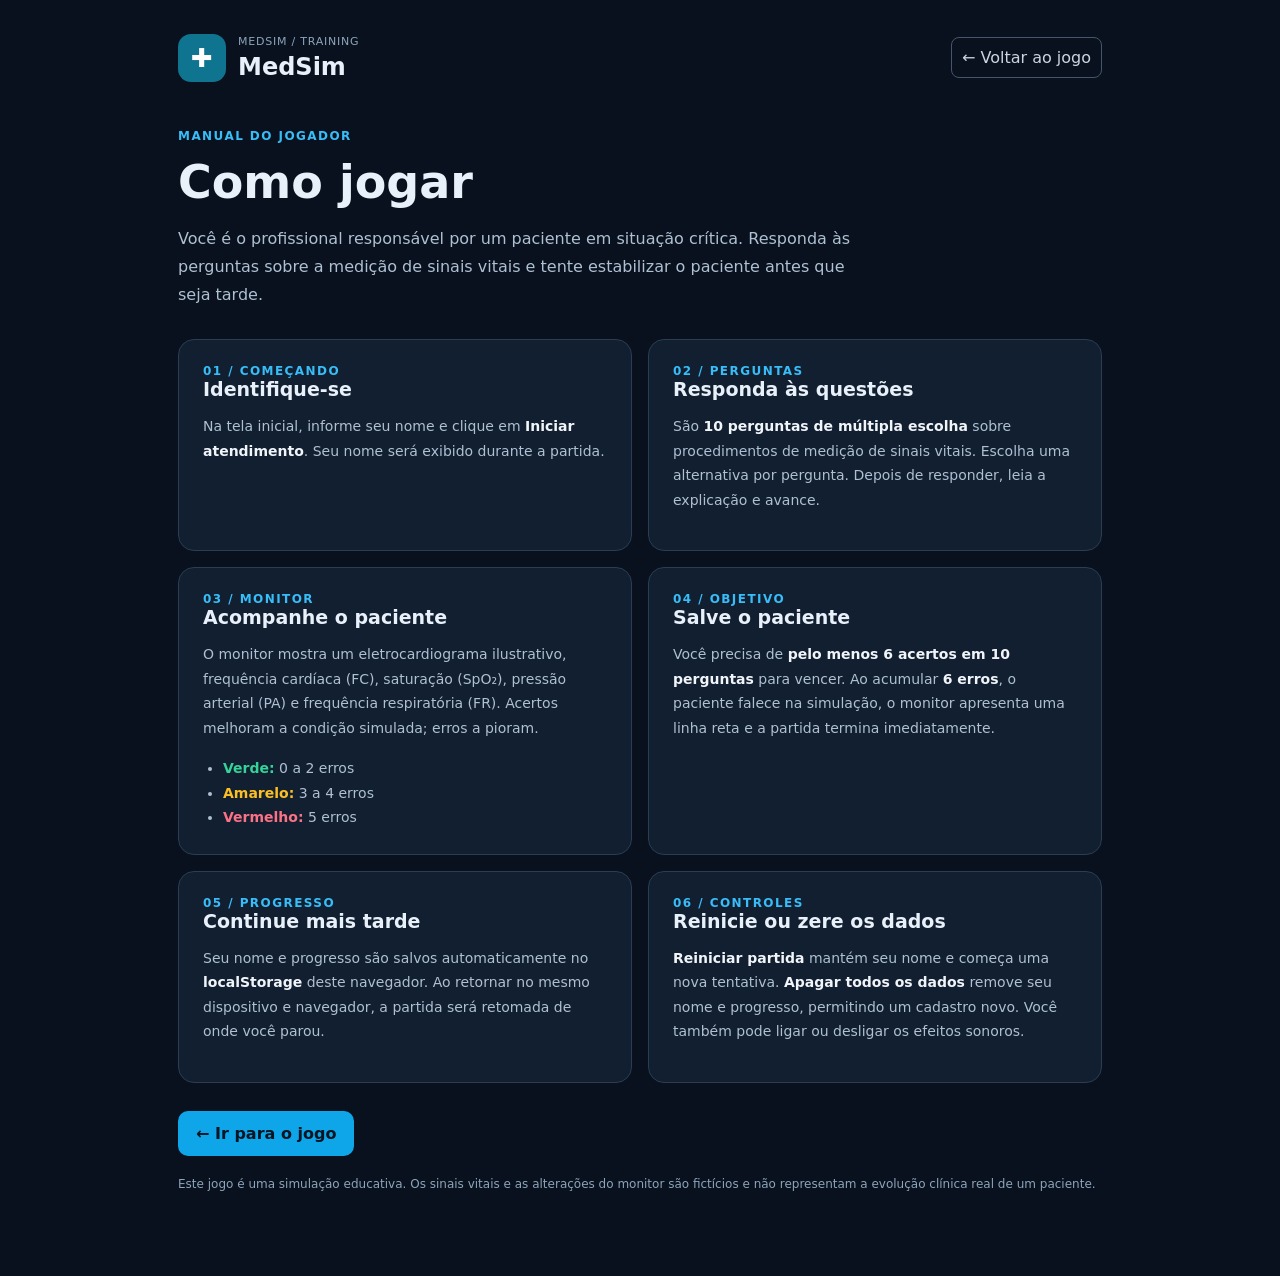
<file: como-jogar.html>
<!doctype html>
<html lang="pt-BR">
<head>
<meta charset="UTF-8">
<meta name="viewport" content="width=device-width, initial-scale=1">
<title>Como jogar | MedSim</title>
<link rel="stylesheet" href="style.css">
</head>
<body>
<main class="guide">
<header class="guide-top">
  <div class="brand"><div class="mark">✚</div><div><small>MEDSIM / TRAINING</small><h1>MedSim</h1></div></div>
  <a class="ghost" href="index.html" style="text-decoration:none">← Voltar ao jogo</a>
</header>
<section class="guide-hero">
  <div class="guide-tag">MANUAL DO JOGADOR</div>
  <h1>Como jogar</h1>
  <p>Você é o profissional responsável por um paciente em situação crítica. Responda às perguntas sobre a medição de sinais vitais e tente estabilizar o paciente antes que seja tarde.</p>
</section>
<div class="guide-grid">
  <section class="guide-card"><div class="guide-tag">01 / COMEÇANDO</div><h2>Identifique-se</h2><p>Na tela inicial, informe seu nome e clique em <strong>Iniciar atendimento</strong>. Seu nome será exibido durante a partida.</p></section>
  <section class="guide-card"><div class="guide-tag">02 / PERGUNTAS</div><h2>Responda às questões</h2><p>São <strong>10 perguntas de múltipla escolha</strong> sobre procedimentos de medição de sinais vitais. Escolha uma alternativa por pergunta. Depois de responder, leia a explicação e avance.</p></section>
  <section class="guide-card"><div class="guide-tag">03 / MONITOR</div><h2>Acompanhe o paciente</h2><p>O monitor mostra um eletrocardiograma ilustrativo, frequência cardíaca (FC), saturação (SpO₂), pressão arterial (PA) e frequência respiratória (FR). Acertos melhoram a condição simulada; erros a pioram.</p><ul><li><strong style="color:#34d399">Verde:</strong> 0 a 2 erros</li><li><strong style="color:#fbbf24">Amarelo:</strong> 3 a 4 erros</li><li><strong style="color:#fb7185">Vermelho:</strong> 5 erros</li></ul></section>
  <section class="guide-card"><div class="guide-tag">04 / OBJETIVO</div><h2>Salve o paciente</h2><p>Você precisa de <strong>pelo menos 6 acertos em 10 perguntas</strong> para vencer. Ao acumular <strong>6 erros</strong>, o paciente falece na simulação, o monitor apresenta uma linha reta e a partida termina imediatamente.</p></section>
  <section class="guide-card"><div class="guide-tag">05 / PROGRESSO</div><h2>Continue mais tarde</h2><p>Seu nome e progresso são salvos automaticamente no <strong>localStorage</strong> deste navegador. Ao retornar no mesmo dispositivo e navegador, a partida será retomada de onde você parou.</p></section>
  <section class="guide-card"><div class="guide-tag">06 / CONTROLES</div><h2>Reinicie ou zere os dados</h2><p><strong>Reiniciar partida</strong> mantém seu nome e começa uma nova tentativa. <strong>Apagar todos os dados</strong> remove seu nome e progresso, permitindo um cadastro novo. Você também pode ligar ou desligar os efeitos sonoros.</p></section>
</div>
<div class="guide-actions"><a href="index.html" class="primary">← Ir para o jogo</a></div>
<p class="guide-notice">Este jogo é uma simulação educativa. Os sinais vitais e as alterações do monitor são fictícios e não representam a evolução clínica real de um paciente.</p>
</main>
</body>
</html>
</file>
<file: style.css>
:root{font-family:Inter,system-ui,Arial,sans-serif;color:#e8f0fa;background:#08111d}*{box-sizing:border-box}body{margin:0}.app{max-width:1200px;margin:auto;padding:28px 18px}header,.between,.brand,.header-actions{display:flex;align-items:center;justify-content:space-between;gap:12px}.brand{justify-content:flex-start}.mark{width:48px;height:48px;display:grid;place-items:center;border-radius:13px;background:#0e7490;color:white;font-size:26px}h1{font-size:24px;margin:4px 0}small,.eyebrow{font-size:11px;color:#8ca4ba;letter-spacing:.07em}.eyebrow{color:#38bdf8;font-weight:700}.header-actions{flex-wrap:wrap;font-size:12px;color:#86efac}.welcome{padding:18px 0;color:#aabdd1;font-size:14px}.welcome strong{color:white}.layout{display:grid;grid-template-columns:1.08fr 1fr;gap:16px}.panel{background:#111f30;border:1px solid #2a3d52;border-radius:16px;padding:22px}.between{font-size:12px;color:#a5b8c9}.track{height:8px;background:#283b50;border-radius:12px;overflow:hidden;margin:16px 0 24px}.track>div{height:100%;width:0;background:#38bdf8;transition:width .3s}.panel h2{font-size:21px;line-height:1.4;margin:16px 0 20px}.option{display:block;width:100%;text-align:left;border:1px solid #385069;border-radius:10px;padding:14px;margin:10px 0;background:#1b3046;color:#f1f5f9;cursor:pointer;font-size:14px}.option:hover:not(:disabled){border-color:#38bdf8}.option.correct{background:#104b3b;border-color:#34d399}.option.wrong{background:#5c2937;border-color:#fb7185}.option:disabled{cursor:default}.primary{border:0;background:#0ea5e9;color:#031522;font-weight:800;border-radius:10px;padding:13px 18px;cursor:pointer}.full{width:100%;margin-top:14px}.ghost{border:1px solid #45566c;background:transparent;color:#cbd5e1;border-radius:8px;padding:10px;cursor:pointer}.feedback{padding:13px;background:#20364b;border-radius:10px;font-size:13px;line-height:1.6}.monitor{background:#06131d;border:1px solid #254359;padding:15px;border-radius:12px;margin:17px 0}.monitor svg{width:100%;height:115px;margin:12px 0}.monitor path{fill:none;stroke:#34d399;stroke-width:2.7;stroke-dasharray:600;animation:wave 3s linear infinite}@keyframes wave{to{stroke-dashoffset:-600}}.metrics{display:grid;grid-template-columns:1fr 1fr;gap:10px;margin-bottom:24px}.metrics>div{background:#10293d;border-radius:10px;padding:14px}.metrics small{display:block}.metrics b{font-size:25px;display:block;margin-top:5px;color:#6ee7b7}.metrics>div:nth-child(2) b{color:#7dd3fc}.metrics>div:nth-child(3) b{color:#fbbf24;font-size:21px}.metrics>div:nth-child(4) b{color:#c4b5fd}.health{height:12px;margin:10px 0}.hint{font-size:12px;color:#8da4ba;line-height:1.6}.overlay{position:fixed;inset:0;background:rgba(2,8,17,.88);z-index:10;display:grid;place-items:center;padding:18px}.modal{width:100%;max-width:430px;padding:32px;background:#142439;border:1px solid #39516a;border-radius:20px;text-align:center;box-shadow:0 24px 80px #0009}.modal h2{font-size:25px;margin:12px 0}.modal p{color:#adbed0;font-size:14px;line-height:1.65}.logo-space{height:88px;display:grid;place-items:center;margin-bottom:12px}.logo-space img{max-height:85px;max-width:180px}.logo-space span{font-size:48px;color:#38bdf8}.modal label{display:block;text-align:left;font-size:12px;margin:24px 0 8px;color:#b8ccdd}.modal input{width:100%;padding:14px;border:1px solid #4b627a;background:#0b1929;color:white;border-radius:10px;font-size:15px}.result{font-weight:700;color:white!important}[hidden]{display:none!important}@media(max-width:720px){.layout{grid-template-columns:1fr}header{align-items:flex-start;flex-direction:column}.app{padding:18px 12px}.panel{padding:16px}.modal{padding:24px}.panel h2{font-size:19px}}

/* Gravidade progressiva conforme a quantidade de respostas incorretas */
.monitor{transition:border-color .35s,box-shadow .35s,background .35s}
.monitor.monitor-warning{border-color:#d9a441;box-shadow:0 0 18px #fbbf2420}
.monitor.monitor-critical{border-color:#fb7185;box-shadow:0 0 24px #ef444440;background:#1e101b}
.monitor.monitor-dead{border-color:#ef4444;box-shadow:0 0 15px #ef444430;background:#170d15}
.monitor.monitor-critical path{filter:drop-shadow(0 0 5px #ef4444)}

/* Link de instruções no modal */
.howto-link{display:inline-flex;align-items:center;justify-content:center;width:100%;margin-top:12px;padding:12px 16px;border:1px solid #49627d;border-radius:10px;color:#a8def8;text-decoration:none;font-weight:700;font-size:14px;transition:background .2s,border-color .2s}
.howto-link:hover,.howto-link:focus-visible{background:#1b354d;border-color:#38bdf8}
/* Página Como jogar */
.guide{max-width:960px;margin:0 auto;padding:30px 18px 70px}.guide-top{display:flex;justify-content:space-between;align-items:center;gap:16px;flex-wrap:wrap}.guide-hero{margin:44px 0 30px}.guide-hero h1{font-size:clamp(30px,5vw,46px);margin:12px 0}.guide-hero p{max-width:680px;color:#afc0d2;line-height:1.75}.guide-grid{display:grid;grid-template-columns:repeat(2,minmax(0,1fr));gap:16px}.guide-card{background:#111f30;border:1px solid #2a3d52;border-radius:16px;padding:24px}.guide-card h2{font-size:19px;margin:0 0 12px}.guide-card p,.guide-card li{color:#afc0d2;font-size:14px;line-height:1.75}.guide-card ul{padding-left:20px;margin-bottom:0}.guide-card strong{color:#f1f5f9}.guide-tag{color:#38bdf8;font-weight:800;font-size:12px;letter-spacing:.12em}.guide-actions{display:flex;gap:12px;flex-wrap:wrap;margin-top:28px}.guide-actions a{text-decoration:none;text-align:center}.guide-notice{margin-top:18px;color:#8da4ba;font-size:12px;line-height:1.7}@media(max-width:650px){.guide-grid{grid-template-columns:1fr}.guide{padding:20px 14px 50px}.guide-hero{margin:30px 0 24px}}
</file>
